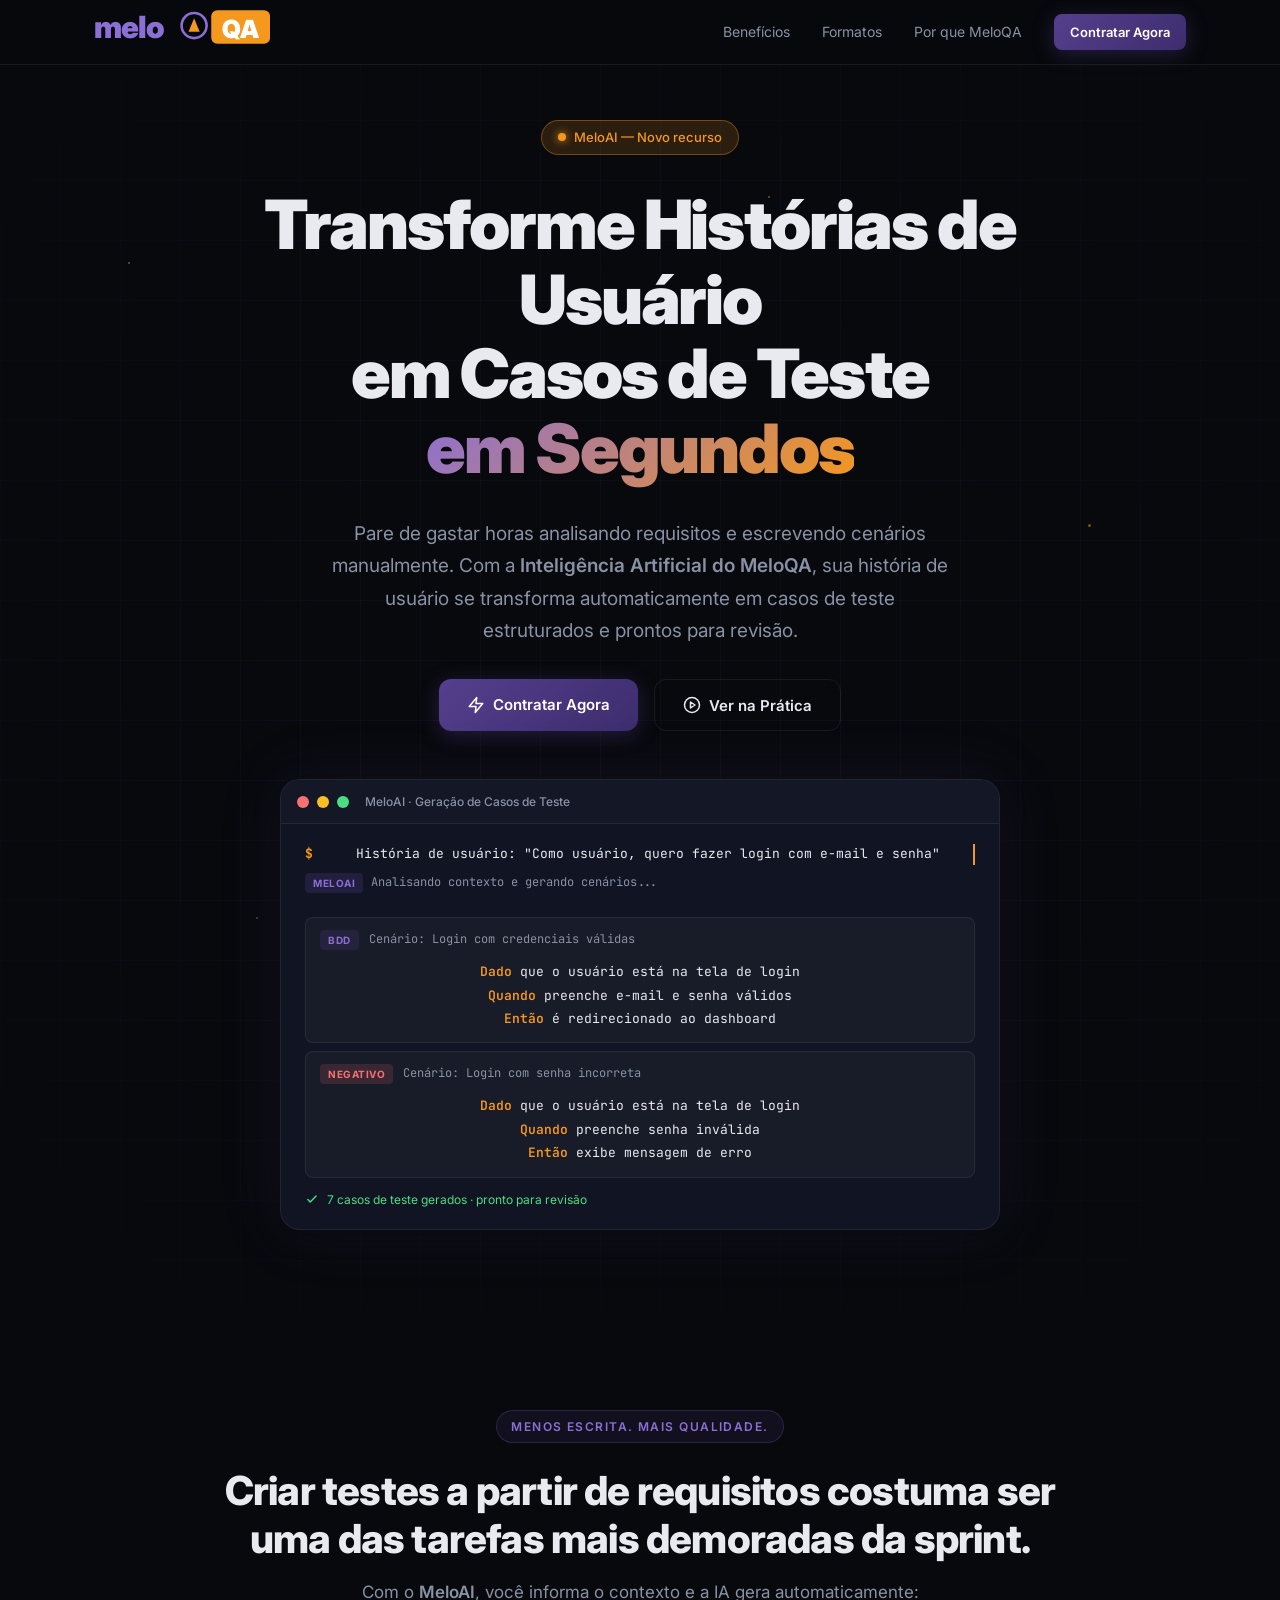
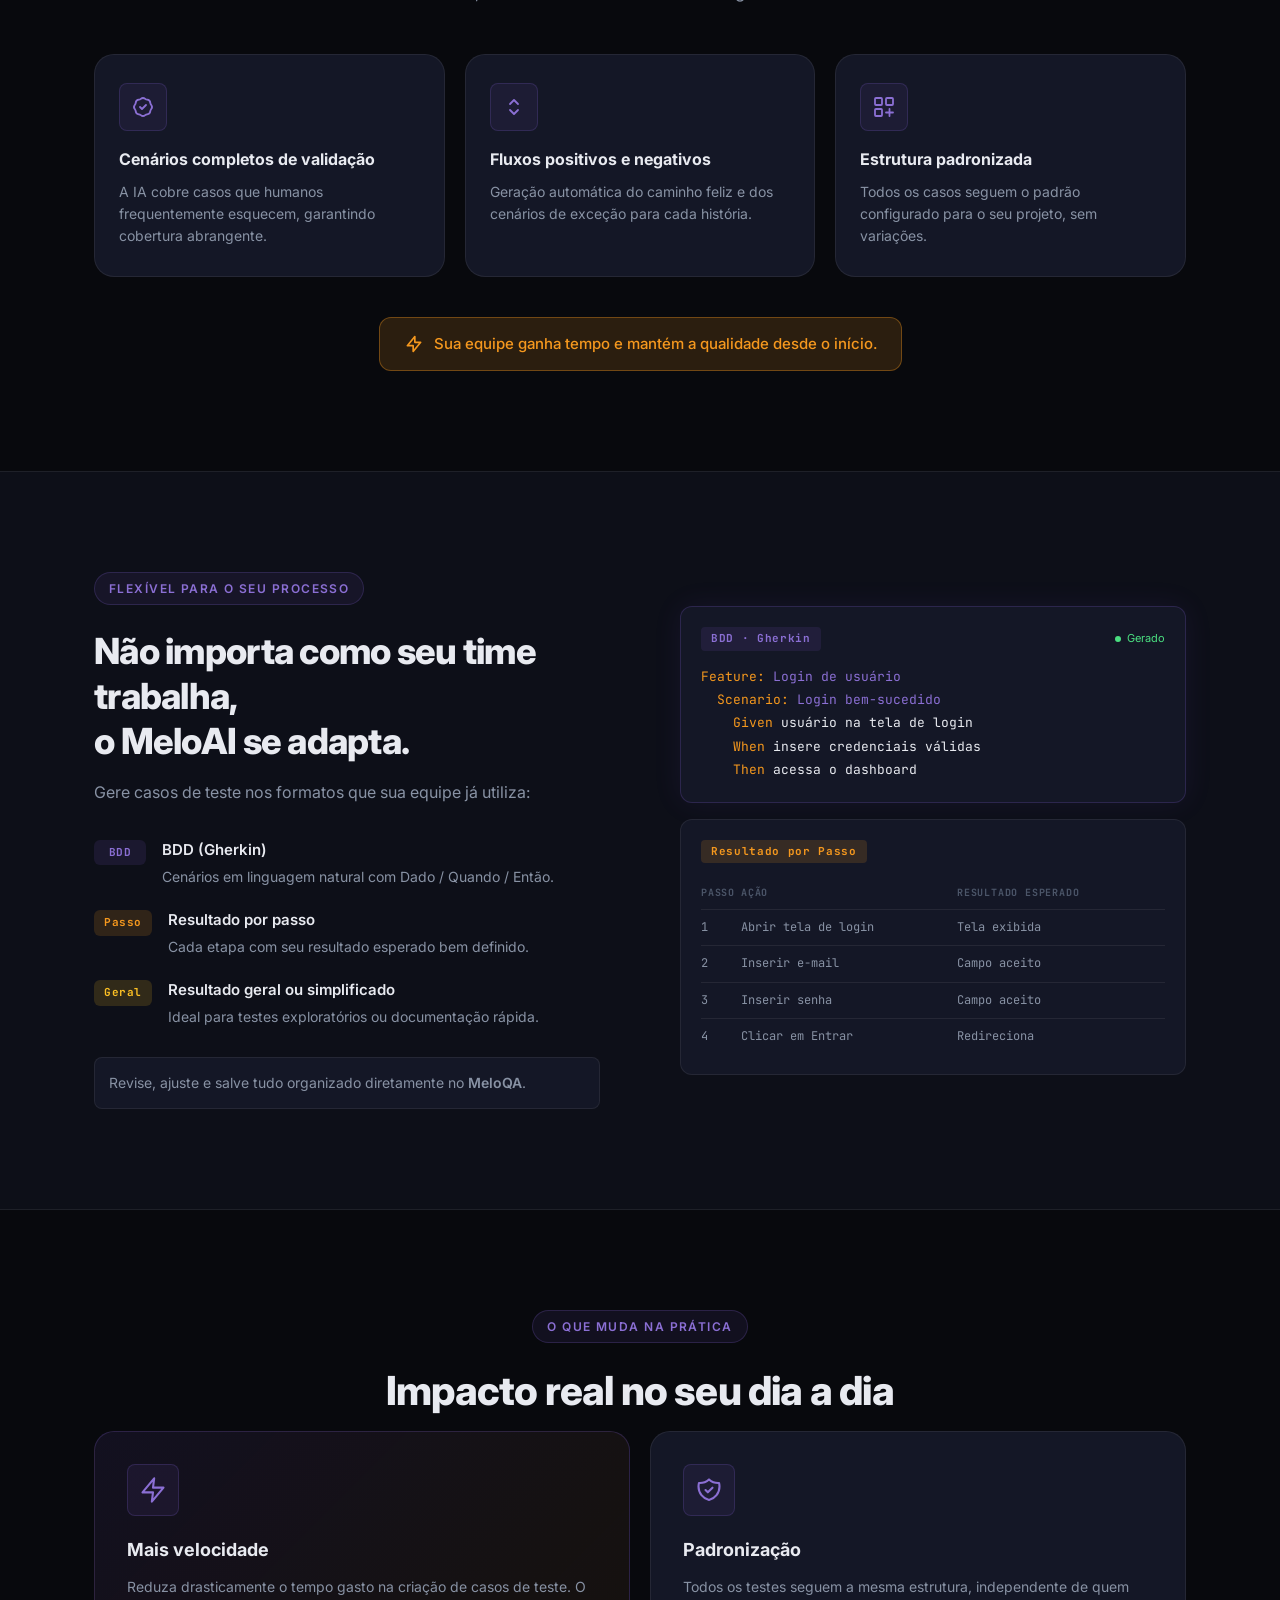
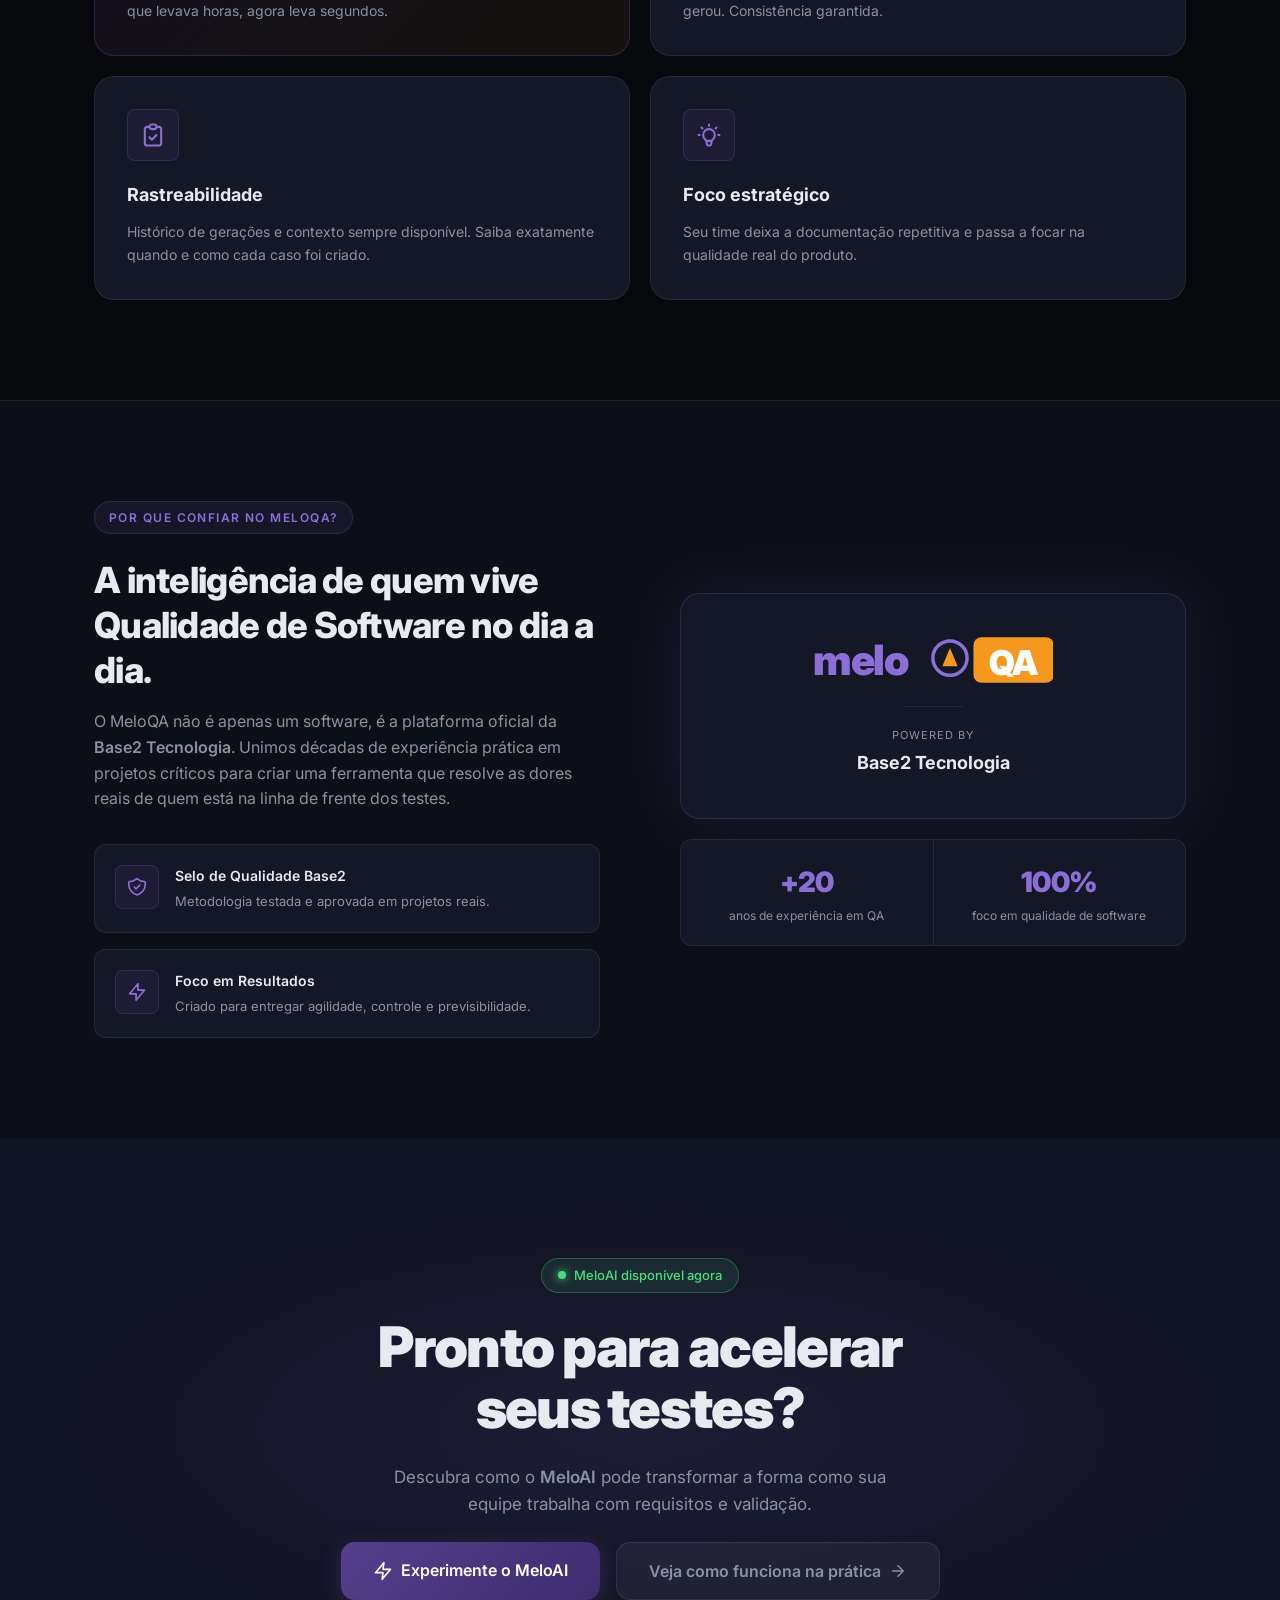
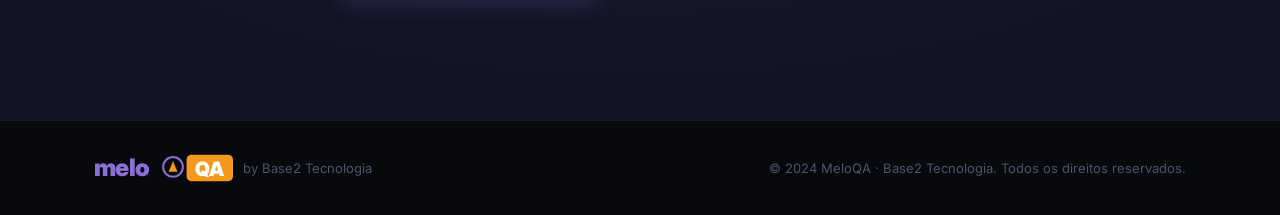
<file: index.html>
<!DOCTYPE html>
<html lang="pt-BR">
<head>
  <meta charset="UTF-8" />
  <meta name="viewport" content="width=device-width, initial-scale=1.0" />
  <title>MeloAI — Casos de Teste com IA | MeloQA</title>
  <meta name="description" content="Transforme Histórias de Usuário em Casos de Teste em Segundos com a Inteligência Artificial do MeloQA." />
  <link rel="preconnect" href="https://fonts.googleapis.com" />
  <link rel="preconnect" href="https://fonts.gstatic.com" crossorigin />
  <link href="https://fonts.googleapis.com/css2?family=Inter:wght@300;400;500;600;700;800;900&family=JetBrains+Mono:wght@400;500&display=swap" rel="stylesheet" />
  <link rel="stylesheet" href="styles.css" />
</head>
<body>

  <!-- NAV -->
  <header class="nav">
    <div class="container nav__inner">
      <a href="https://meloqa.com/" class="nav__logo" aria-label="MeloQA">
        <svg viewBox="0 0 380 82" height="38" fill="none" xmlns="http://www.w3.org/2000/svg">
          <!-- melo text -->
          <text x="0" y="64" font-family="Inter,system-ui,sans-serif" font-weight="900" font-size="66" fill="#8B6FD4" letter-spacing="-2">melo</text>
          <!-- brand icon: circle with orange mountain -->
          <circle cx="216" cy="38" r="27" stroke="#8B6FD4" stroke-width="5.5" fill="none"/>
          <path d="M204 51 L216 22 L228 51 Z" fill="#F5981E"/>
          <!-- QA orange badge -->
          <rect x="253" y="5" width="127" height="72" rx="13" fill="#F5981E"/>
          <text x="316" y="64" font-family="Inter,system-ui,sans-serif" font-weight="900" font-size="54" fill="white" text-anchor="middle" letter-spacing="-1">QA</text>
        </svg>
      </a>
      <nav class="nav__links">
        <a href="#beneficios">Benefícios</a>
        <a href="#formatos">Formatos</a>
        <a href="#por-que">Por que MeloQA</a>
        <a href="https://app.meloqa.com/auth/register?utm_medium=%23btn-register&utm_source=site" class="btn btn--sm btn--primary" target="_blank" rel="noopener">Contratar Agora</a>
      </nav>
    </div>
  </header>

  <!-- HERO -->
  <section class="hero">
    <div class="hero__grid-bg" aria-hidden="true"></div>
    <div class="hero__particles" aria-hidden="true">
      <span></span><span></span><span></span><span></span>
      <span></span><span></span><span></span><span></span>
    </div>

    <div class="container hero__inner">
      <div class="hero__badge">
        <span class="badge__dot"></span>
        <span>MeloAI — Novo recurso</span>
      </div>

      <h1 class="hero__headline">
        Transforme Histórias de Usuário<br />
        em Casos de Teste<br />
        <span class="gradient-text">em Segundos</span>
      </h1>

      <p class="hero__sub">
        Pare de gastar horas analisando requisitos e escrevendo cenários manualmente. Com a
        <strong>Inteligência Artificial do MeloQA</strong>, sua história de usuário se transforma
        automaticamente em casos de teste estruturados e prontos para revisão.
      </p>

      <div class="hero__ctas">
        <a href="https://app.meloqa.com/auth/register?utm_medium=%23btn-register&utm_source=site" class="btn btn--primary btn--lg" target="_blank" rel="noopener">
          <svg width="18" height="18" fill="none" viewBox="0 0 24 24"><path stroke="currentColor" stroke-width="2" stroke-linecap="round" stroke-linejoin="round" d="M13 2L3 14h9l-1 8 10-12h-9l1-8z"/></svg>
          Contratar Agora
        </a>
        <button class="btn btn--outline btn--lg" data-video-modal>
          <svg width="18" height="18" fill="none" viewBox="0 0 24 24"><circle cx="12" cy="12" r="10" stroke="currentColor" stroke-width="2"/><path stroke="currentColor" stroke-width="2" stroke-linecap="round" stroke-linejoin="round" d="M10 8l6 4-6 4V8z"/></svg>
          Ver na Prática
        </button>
      </div>

      <!-- TERMINAL MOCK -->
      <div class="hero__terminal" id="demo">
        <div class="terminal__bar">
          <span class="terminal__dot terminal__dot--red"></span>
          <span class="terminal__dot terminal__dot--yellow"></span>
          <span class="terminal__dot terminal__dot--green"></span>
          <span class="terminal__title">MeloAI · Geração de Casos de Teste</span>
        </div>
        <div class="terminal__body">
          <div class="terminal__line terminal__line--prompt">
            <span class="terminal__prompt">$</span>
            <span class="terminal__cmd typing-effect">História de usuário: "Como usuário, quero fazer login com e-mail e senha"</span>
          </div>
          <div class="terminal__line terminal__line--info">
            <span class="terminal__tag tag--ai">MeloAI</span>
            <span>Analisando contexto e gerando cenários...</span>
          </div>
          <div class="terminal__spacer"></div>
          <div class="terminal__block">
            <div class="terminal__line terminal__line--label">
              <span class="terminal__tag tag--bdd">BDD</span>
              <span>Cenário: Login com credenciais válidas</span>
            </div>
            <div class="terminal__code">
              <span class="code-keyword">Dado</span> que o usuário está na tela de login<br/>
              <span class="code-keyword">Quando</span> preenche e-mail e senha válidos<br/>
              <span class="code-keyword">Então</span> é redirecionado ao dashboard
            </div>
          </div>
          <div class="terminal__block">
            <div class="terminal__line terminal__line--label">
              <span class="terminal__tag tag--neg">Negativo</span>
              <span>Cenário: Login com senha incorreta</span>
            </div>
            <div class="terminal__code">
              <span class="code-keyword">Dado</span> que o usuário está na tela de login<br/>
              <span class="code-keyword">Quando</span> preenche senha inválida<br/>
              <span class="code-keyword">Então</span> exibe mensagem de erro
            </div>
          </div>
          <div class="terminal__line terminal__line--success">
            <svg width="14" height="14" fill="none" viewBox="0 0 24 24"><path stroke="#4ade80" stroke-width="2.5" stroke-linecap="round" stroke-linejoin="round" d="M5 13l4 4L19 7"/></svg>
            <span>7 casos de teste gerados · pronto para revisão</span>
          </div>
        </div>
      </div>
    </div>
  </section>

  <!-- VALUE PROP -->
  <section class="value" id="beneficios">
    <div class="container">
      <div class="section-label">Menos escrita. Mais qualidade.</div>
      <h2 class="section-title">
        Criar testes a partir de requisitos costuma ser<br />
        uma das tarefas mais demoradas da sprint.
      </h2>
      <p class="section-sub">
        Com o <strong>MeloAI</strong>, você informa o contexto e a IA gera automaticamente:
      </p>

      <div class="value__cards">
        <div class="value__card">
          <div class="card__icon">
            <svg width="24" height="24" fill="none" viewBox="0 0 24 24"><path stroke="currentColor" stroke-width="1.8" stroke-linecap="round" stroke-linejoin="round" d="M9 12l2 2 4-4M7.835 4.697a3.42 3.42 0 001.946-.806 3.42 3.42 0 014.438 0 3.42 3.42 0 001.946.806 3.42 3.42 0 013.138 3.138 3.42 3.42 0 00.806 1.946 3.42 3.42 0 010 4.438 3.42 3.42 0 00-.806 1.946 3.42 3.42 0 01-3.138 3.138 3.42 3.42 0 00-1.946.806 3.42 3.42 0 01-4.438 0 3.42 3.42 0 00-1.946-.806 3.42 3.42 0 01-3.138-3.138 3.42 3.42 0 00-.806-1.946 3.42 3.42 0 010-4.438 3.42 3.42 0 00.806-1.946 3.42 3.42 0 013.138-3.138z"/></svg>
          </div>
          <h3>Cenários completos de validação</h3>
          <p>A IA cobre casos que humanos frequentemente esquecem, garantindo cobertura abrangente.</p>
        </div>

        <div class="value__card">
          <div class="card__icon">
            <svg width="24" height="24" fill="none" viewBox="0 0 24 24"><path stroke="currentColor" stroke-width="1.8" stroke-linecap="round" stroke-linejoin="round" d="M8 9l4-4 4 4m0 6l-4 4-4-4"/></svg>
          </div>
          <h3>Fluxos positivos e negativos</h3>
          <p>Geração automática do caminho feliz e dos cenários de exceção para cada história.</p>
        </div>

        <div class="value__card">
          <div class="card__icon">
            <svg width="24" height="24" fill="none" viewBox="0 0 24 24"><rect x="3" y="3" width="7" height="7" rx="1" stroke="currentColor" stroke-width="1.8"/><rect x="14" y="3" width="7" height="7" rx="1" stroke="currentColor" stroke-width="1.8"/><rect x="3" y="14" width="7" height="7" rx="1" stroke="currentColor" stroke-width="1.8"/><path stroke="currentColor" stroke-width="1.8" stroke-linecap="round" d="M14 17.5h7M17.5 14v7"/></svg>
          </div>
          <h3>Estrutura padronizada</h3>
          <p>Todos os casos seguem o padrão configurado para o seu projeto, sem variações.</p>
        </div>
      </div>

      <div class="value__highlight">
        <svg width="20" height="20" fill="none" viewBox="0 0 24 24"><path stroke="#F5981E" stroke-width="2" stroke-linecap="round" stroke-linejoin="round" d="M13 10V3L4 14h7v7l9-11h-7z"/></svg>
        Sua equipe ganha tempo e mantém a qualidade desde o início.
      </div>
    </div>
  </section>

  <!-- FORMATS -->
  <section class="formats" id="formatos">
    <div class="container">
      <div class="formats__inner">
        <div class="formats__text">
          <div class="section-label">Flexível para o seu processo</div>
          <h2 class="section-title--left">
            Não importa como seu time trabalha,<br />
            o MeloAI se adapta.
          </h2>
          <p class="section-sub--left">
            Gere casos de teste nos formatos que sua equipe já utiliza:
          </p>

          <ul class="formats__list">
            <li class="formats__item">
              <span class="format__badge format__badge--bdd">BDD</span>
              <div>
                <strong>BDD (Gherkin)</strong>
                <p>Cenários em linguagem natural com Dado / Quando / Então.</p>
              </div>
            </li>
            <li class="formats__item">
              <span class="format__badge format__badge--step">Passo</span>
              <div>
                <strong>Resultado por passo</strong>
                <p>Cada etapa com seu resultado esperado bem definido.</p>
              </div>
            </li>
            <li class="formats__item">
              <span class="format__badge format__badge--simple">Geral</span>
              <div>
                <strong>Resultado geral ou simplificado</strong>
                <p>Ideal para testes exploratórios ou documentação rápida.</p>
              </div>
            </li>
          </ul>

          <p class="formats__note">
            Revise, ajuste e salve tudo organizado diretamente no <strong>MeloQA</strong>.
          </p>
        </div>

        <div class="formats__visual">
          <div class="format__card format__card--active">
            <div class="fcard__header">
              <span class="fcard__tag fcard__tag--bdd">BDD · Gherkin</span>
              <span class="fcard__status">
                <span class="status__dot"></span> Gerado
              </span>
            </div>
            <div class="fcard__code">
              <div class="fcode__line"><span class="fcode--kw">Feature:</span> <span class="fcode--str">Login de usuário</span></div>
              <div class="fcode__line fcode__line--indent"><span class="fcode--kw">Scenario:</span> <span class="fcode--str">Login bem-sucedido</span></div>
              <div class="fcode__line fcode__line--indent2"><span class="fcode--kw">Given</span> usuário na tela de login</div>
              <div class="fcode__line fcode__line--indent2"><span class="fcode--kw">When</span> insere credenciais válidas</div>
              <div class="fcode__line fcode__line--indent2"><span class="fcode--kw">Then</span> acessa o dashboard</div>
            </div>
          </div>

          <div class="format__card">
            <div class="fcard__header">
              <span class="fcard__tag fcard__tag--step">Resultado por Passo</span>
            </div>
            <div class="fcard__table">
              <div class="ftable__row ftable__row--head">
                <span>Passo</span><span>Ação</span><span>Resultado Esperado</span>
              </div>
              <div class="ftable__row">
                <span>1</span><span>Abrir tela de login</span><span>Tela exibida</span>
              </div>
              <div class="ftable__row">
                <span>2</span><span>Inserir e-mail</span><span>Campo aceito</span>
              </div>
              <div class="ftable__row">
                <span>3</span><span>Inserir senha</span><span>Campo aceito</span>
              </div>
              <div class="ftable__row">
                <span>4</span><span>Clicar em Entrar</span><span>Redireciona</span>
              </div>
            </div>
          </div>
        </div>
      </div>
    </div>
  </section>

  <!-- BENEFITS GRID -->
  <section class="benefits">
    <div class="container">
      <div class="section-label">O que muda na prática</div>
      <h2 class="section-title">Impacto real no seu dia a dia</h2>

      <div class="benefits__grid">
        <div class="benefit__card benefit__card--highlight">
          <div class="benefit__icon">
            <svg width="28" height="28" fill="none" viewBox="0 0 24 24"><path stroke="currentColor" stroke-width="1.8" stroke-linecap="round" stroke-linejoin="round" d="M13 2L3 14h9l-1 8 10-12h-9l1-8z"/></svg>
          </div>
          <h3>Mais velocidade</h3>
          <p>Reduza drasticamente o tempo gasto na criação de casos de teste. O que levava horas, agora leva segundos.</p>
        </div>

        <div class="benefit__card">
          <div class="benefit__icon">
            <svg width="28" height="28" fill="none" viewBox="0 0 24 24"><path stroke="currentColor" stroke-width="1.8" stroke-linecap="round" stroke-linejoin="round" d="M9 12l2 2 4-4m5.618-4.016A11.955 11.955 0 0112 2.944a11.955 11.955 0 01-8.618 3.04A12.02 12.02 0 003 9c0 5.591 3.824 10.29 9 11.622 5.176-1.332 9-6.03 9-11.622 0-1.042-.133-2.052-.382-3.016z"/></svg>
          </div>
          <h3>Padronização</h3>
          <p>Todos os testes seguem a mesma estrutura, independente de quem gerou. Consistência garantida.</p>
        </div>

        <div class="benefit__card">
          <div class="benefit__icon">
            <svg width="28" height="28" fill="none" viewBox="0 0 24 24"><path stroke="currentColor" stroke-width="1.8" stroke-linecap="round" stroke-linejoin="round" d="M9 5H7a2 2 0 00-2 2v12a2 2 0 002 2h10a2 2 0 002-2V7a2 2 0 00-2-2h-2M9 5a2 2 0 002 2h2a2 2 0 002-2M9 5a2 2 0 012-2h2a2 2 0 012 2m-6 9l2 2 4-4"/></svg>
          </div>
          <h3>Rastreabilidade</h3>
          <p>Histórico de gerações e contexto sempre disponível. Saiba exatamente quando e como cada caso foi criado.</p>
        </div>

        <div class="benefit__card">
          <div class="benefit__icon">
            <svg width="28" height="28" fill="none" viewBox="0 0 24 24"><path stroke="currentColor" stroke-width="1.8" stroke-linecap="round" stroke-linejoin="round" d="M9.663 17h4.673M12 3v1m6.364 1.636l-.707.707M21 12h-1M4 12H3m3.343-5.657l-.707-.707m2.828 9.9a5 5 0 117.072 0l-.548.547A3.374 3.374 0 0014 18.469V19a2 2 0 11-4 0v-.531c0-.895-.356-1.754-.988-2.386l-.548-.547z"/></svg>
          </div>
          <h3>Foco estratégico</h3>
          <p>Seu time deixa a documentação repetitiva e passa a focar na qualidade real do produto.</p>
        </div>
      </div>
    </div>
  </section>

  <!-- TRUST / WHY MELOQA -->
  <section class="trust" id="por-que">
    <div class="container">
      <div class="trust__inner">
        <div class="trust__content">
          <div class="section-label">Por que confiar no MeloQA?</div>
          <h2 class="section-title--left">
            A inteligência de quem vive Qualidade de Software no dia a dia.
          </h2>
          <p class="section-sub--left">
            O MeloQA não é apenas um software, é a plataforma oficial da
            <strong>Base2 Tecnologia</strong>. Unimos décadas de experiência prática em projetos
            críticos para criar uma ferramenta que resolve as dores reais de quem está na linha
            de frente dos testes.
          </p>

          <div class="trust__badges">
            <div class="trust__badge">
              <div class="tbadge__icon">
                <svg width="22" height="22" fill="none" viewBox="0 0 24 24"><path stroke="currentColor" stroke-width="1.8" stroke-linecap="round" stroke-linejoin="round" d="M9 12l2 2 4-4m5.618-4.016A11.955 11.955 0 0112 2.944a11.955 11.955 0 01-8.618 3.04A12.02 12.02 0 003 9c0 5.591 3.824 10.29 9 11.622 5.176-1.332 9-6.03 9-11.622 0-1.042-.133-2.052-.382-3.016z"/></svg>
              </div>
              <div>
                <strong>Selo de Qualidade Base2</strong>
                <p>Metodologia testada e aprovada em projetos reais.</p>
              </div>
            </div>

            <div class="trust__badge">
              <div class="tbadge__icon">
                <svg width="22" height="22" fill="none" viewBox="0 0 24 24"><path stroke="currentColor" stroke-width="1.8" stroke-linecap="round" stroke-linejoin="round" d="M13 10V3L4 14h7v7l9-11h-7z"/></svg>
              </div>
              <div>
                <strong>Foco em Resultados</strong>
                <p>Criado para entregar agilidade, controle e previsibilidade.</p>
              </div>
            </div>
          </div>
        </div>

        <div class="trust__visual">
          <div class="trust__logo-card">
            <div class="tlogo__meloqa">
              <svg viewBox="0 0 380 82" height="52" fill="none" xmlns="http://www.w3.org/2000/svg" aria-label="MeloQA">
                <text x="0" y="64" font-family="Inter,system-ui,sans-serif" font-weight="900" font-size="66" fill="#8B6FD4" letter-spacing="-2">melo</text>
                <circle cx="216" cy="38" r="27" stroke="#8B6FD4" stroke-width="5.5" fill="none"/>
                <path d="M204 51 L216 22 L228 51 Z" fill="#F5981E"/>
                <rect x="253" y="5" width="127" height="72" rx="13" fill="#F5981E"/>
                <text x="316" y="64" font-family="Inter,system-ui,sans-serif" font-weight="900" font-size="54" fill="white" text-anchor="middle" letter-spacing="-1">QA</text>
              </svg>
            </div>
            <div class="tlogo__separator"></div>
            <div class="tlogo__base2">
              <span class="tlogo__powered">powered by</span>
              <span class="tlogo__b2">Base2 Tecnologia</span>
            </div>
          </div>

          <div class="trust__stats">
            <div class="tstat">
              <span class="tstat__number">+20</span>
              <span class="tstat__label">anos de experiência em QA</span>
            </div>
            <div class="tstat__divider"></div>
            <div class="tstat">
              <span class="tstat__number">100%</span>
              <span class="tstat__label">foco em qualidade de software</span>
            </div>
          </div>
        </div>
      </div>
    </div>
  </section>

  <!-- FINAL CTA -->
  <section class="cta-section" id="cta">
    <div class="cta__bg" aria-hidden="true"></div>
    <div class="container cta__inner">
      <div class="cta__badge">
        <span class="badge__dot badge__dot--green"></span>
        <span>MeloAI disponível agora</span>
      </div>
      <h2 class="cta__title">
        Pronto para acelerar<br />seus testes?
      </h2>
      <p class="cta__sub">
        Descubra como o <strong>MeloAI</strong> pode transformar a forma como sua equipe
        trabalha com requisitos e validação.
      </p>
      <div class="cta__actions">
        <a href="https://app.meloqa.com/auth/register?utm_medium=%23btn-register&utm_source=site" class="btn btn--primary btn--xl" target="_blank" rel="noopener">
          <svg width="20" height="20" fill="none" viewBox="0 0 24 24"><path stroke="currentColor" stroke-width="2" stroke-linecap="round" stroke-linejoin="round" d="M13 2L3 14h9l-1 8 10-12h-9l1-8z"/></svg>
          Experimente o MeloAI
        </a>
        <button class="btn btn--ghost btn--xl" data-video-modal>
          Veja como funciona na prática
          <svg width="18" height="18" fill="none" viewBox="0 0 24 24"><path stroke="currentColor" stroke-width="2" stroke-linecap="round" stroke-linejoin="round" d="M5 12h14M12 5l7 7-7 7"/></svg>
        </button>
      </div>
    </div>
  </section>

  <!-- FOOTER -->
  <footer class="footer">
    <div class="container footer__inner">
      <div class="footer__brand">
        <svg viewBox="0 0 380 82" height="30" fill="none" xmlns="http://www.w3.org/2000/svg" aria-label="MeloQA">
          <text x="0" y="64" font-family="Inter,system-ui,sans-serif" font-weight="900" font-size="66" fill="#8B6FD4" letter-spacing="-2">melo</text>
          <circle cx="216" cy="38" r="27" stroke="#8B6FD4" stroke-width="5.5" fill="none"/>
          <path d="M204 51 L216 22 L228 51 Z" fill="#F5981E"/>
          <rect x="253" y="5" width="127" height="72" rx="13" fill="#F5981E"/>
          <text x="316" y="64" font-family="Inter,system-ui,sans-serif" font-weight="900" font-size="54" fill="white" text-anchor="middle" letter-spacing="-1">QA</text>
        </svg>
        <span class="footer__tagline">by Base2 Tecnologia</span>
      </div>
      <p class="footer__copy">
        &copy; 2024 MeloQA · Base2 Tecnologia. Todos os direitos reservados.
      </p>
    </div>
  </footer>

  <!-- VIDEO MODAL -->
  <div class="video-modal" id="videoModal" role="dialog" aria-modal="true" aria-label="Ver na Prática" hidden>
    <div class="video-modal__backdrop" data-modal-close></div>
    <div class="video-modal__box">
      <button class="video-modal__close" data-modal-close aria-label="Fechar">
        <svg width="20" height="20" fill="none" viewBox="0 0 24 24"><path stroke="currentColor" stroke-width="2.5" stroke-linecap="round" d="M18 6L6 18M6 6l12 12"/></svg>
      </button>
      <div class="video-modal__frame-wrap">
        <iframe
          id="videoFrame"
          src=""
          allow="autoplay"
          allowfullscreen
          class="video-modal__iframe"
          title="MeloAI — Ver na Prática"
        ></iframe>
      </div>
    </div>
  </div>

  <script src="scripts.js"></script>
</body>
</html>
</file>
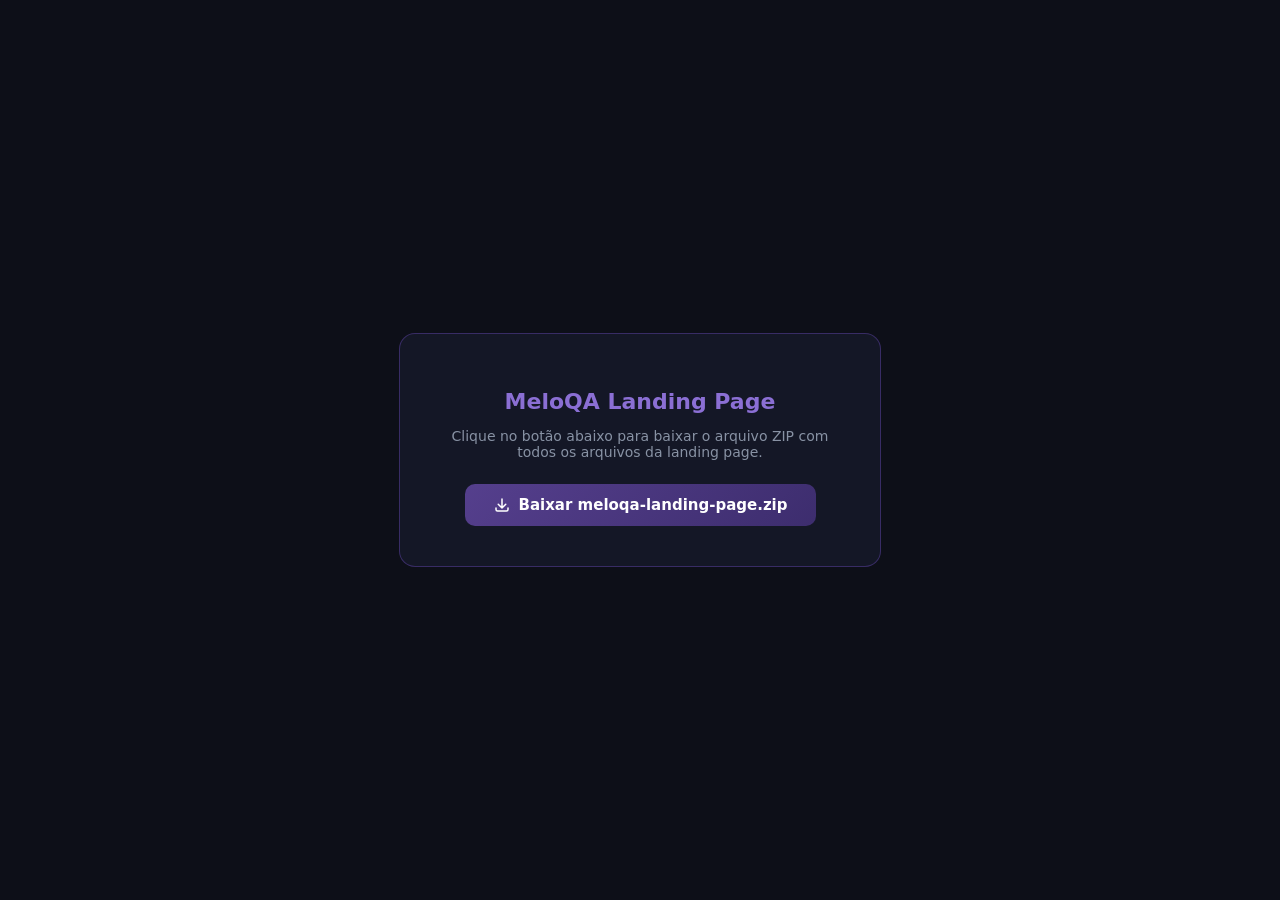
<file: download.html>
<!DOCTYPE html>
<html lang="pt-BR">
<head>
  <meta charset="UTF-8"/>
  <title>Download — MeloQA Landing Page</title>
  <style>
    body { font-family: system-ui, sans-serif; background: #0d0f18; color: #e8eaf0; display: flex; align-items: center; justify-content: center; min-height: 100vh; margin: 0; }
    .box { text-align: center; padding: 40px; background: #141726; border: 1px solid rgba(139,92,246,0.3); border-radius: 16px; max-width: 400px; }
    h1 { font-size: 22px; margin-bottom: 8px; color: #8B6FD4; }
    p { color: #8892a4; font-size: 14px; margin-bottom: 24px; }
    a { display: inline-flex; align-items: center; gap: 8px; background: linear-gradient(135deg,#553F8D,#3d2d6e); color: #fff; padding: 12px 28px; border-radius: 10px; text-decoration: none; font-weight: 600; font-size: 15px; }
    a:hover { background: linear-gradient(135deg,#8B6FD4,#553F8D); }
  </style>
</head>
<body>
  <div class="box">
    <h1>MeloQA Landing Page</h1>
    <p>Clique no botão abaixo para baixar o arquivo ZIP com todos os arquivos da landing page.</p>
    <a id="dl" href="#">
      <svg width="18" height="18" fill="none" viewBox="0 0 24 24"><path stroke="currentColor" stroke-width="2" stroke-linecap="round" stroke-linejoin="round" d="M4 16v2a2 2 0 002 2h12a2 2 0 002-2v-2M7 11l5 5 5-5M12 4v12"/></svg>
      Baixar meloqa-landing-page.zip
    </a>
  </div>
  <script>
    const b64 = "UEsDBBQAAAAIAEyYgVxK/wgknhQAANNXAAAKABwAaW5kZXguaHRtbFVUCQADwGvNacBrzWl1eAsAAQQAAAAABAAAAADtXNty3EhyfZ+vqMV4J+xYAt1A37Uix5REjWiLoobiaGP9wqgGqrtLAlAQCmiSCj/4I/wDCj84ZiPmybGx78s/8Zc4swpoXBroi0SG5R2PhiQudcnKyso8mVmox795dv708o+vT8giCfyjbx7jH+LTcH5oRIn55MLAZ4x6R98Q8jhgCSXugsaSJYfGT5fPzbFBOsWrkAbs0Fhydh2JODGIK8KEhVD0mnvJ4tBjS+4yU90cEB7yhFPflC712aFtdfOmEp747OiM+eL4lPz3v/07eUqlkMRj5JLJhEGrATk9Jv9KsMiPx487ukKNCo9JN+ZRwkVYIuQypqGciThg5AWXyd1/xZyqpn+S6d2nmAvCgnp/8OQNm6ehBw+xb0pOoTWfz+/+FLqckuM44TMOVz7xREaUlQ/G5+F7EjMf2BkzICNkLjBmEbPZobFIkkg+6nRmQJ205kLMfUYjLi3o5TPqy4Qm3NWV3VhIKWI+52G5oe39dlwpne9nNOD+7SGOM350PV8k/9jrdn/fh58B/AzhZwQ/Y/iZdLvfZaX/iSVPYspD+bszEQpdLavyncdl5NPbQ3lNI0OPRya3PpMLxpL1sZbfaZr1EwuoU6Ufd7RQPp4K7/[base64]/VM+zXILeHxrAPPcHIzWzeDDXNB/IWhD0wU34gYY2YksV8lhW8zmiEyc6eSP4R1thwmNP87fjJ8PkzaNhnCTRmyoi6HJWI6RhHSBesUiBijeQprEePcJiIR8Tlseszcs2TBRHwfM5IIFI1Q/UBZUVdGJNjAxHurWZgDPcjg8gkFu9ZiSr9QGueQ2NgDSq87lTajij078EcOt0+GdjkJfRAHAf+OmO8/5fVmJ8PJmP7pFYdR/XjcT6AKfXgd416WMhqOpxBT00IUJNRZiP1uUSMQDpiKGb3NveYz24POXGv8zvo5z1fL3gCQoldmTR0FwI4HXDP81nDlNvGkVLLlQl/jDK7WlsdurqEJVRdTaAFZHnp5Ovw2ykLGSpaAa+f4PXdL3hTaqxcGrU8TbDs8+yqpSDYKvNDyoyj1yImcLGyK02lc2VAo8gqKQSaJotOzOZgU1j8fZoEVwHzeBoc/tbpTZPQzF99h6+kSGOXHUrF0mzoUIhgQVMG+m8U84DGt8BzGs/R3F5NwSy/z5RnKETElLZ6CtMVUyhEjucgdGXOdoCfmdLrgNZTarGj9WKhMl+cXJznOlOCYIK9zGlasFg0aE18fHU1j7lnTueZ3luALLDw0EhiZOSqu6aKEQV7CatXNlbNaQdpCqEd/We3my+tmlG9wUroAdTMxNoA1Zqv6H7oYjXP+PLqyhOJUaM7p7wEfF6JpYD5dtNYitogS7SisbOrJOAkwzoqU7EV+TyexqSkWNZwUO19ZVTzmHocAJaJa944KiGmOtkLu6A6qhIt02mJ3tc0Ztj3nEoUbtA4QC4Nqc9BfXnIlg8phyUEFAJEA6zHlgyfuyxUw5EkoGFK/QDIYhZ5isCtRDwYhHB+tB3IAf266AGRKSiBnHVIWppjRslIkrO36AR0gggQklFFA3LUzTmaaGQJbadJCsxTo4igIxwPrBAK41tyefcfwlqxLio4tyZzbkIbdeaDq6tMTekbf75VXZUNF2Ki3PCNC7tn15BQBTY5ffgflo6y0rmdhwUSA4ufCl/EdWPvrB7ggnBpdGjEgCq8yuN3goer52j77R5xXvaI3V9MfNMmY2J3TdtZmBPfNscfwQBXzBn+V9PDJbtXNiPTNEkKBbviokgTJKPgogctmUvuMWEGwqP+vfGthJxsRwMn/Avm3O4aOzK08/DsB2zsD0nfhJ+3zfx+q1A7eR3ffcIlVuK35nGLpkSTd3lycXb66vglOTt/+s8lcLa+rGAJBBx0jkG4hy5lIMqLrFQ8L4javy7lJT1ZFAMDQCp3Jiw6b90m7NPALfN9cf1lbcxjxsI9mlC+t5Ebrb/+hfzAYnr3n6C4UM3VLEjd3hUwYQM/wcGrMrSxmFo+1VtUTiKIkkrt1oHkZf9ufeitddzAI8ltBKjXZLMZeuZHL5oMxCNigP0Rq/sDhJmxIDP6EaQY3EfwcDCywMyAch8sgWThghoNk1Dl2F7M4OFM7MaKhM5Bjc9Nk/J8ZluZcnRcmGQVZblJBAxgzmJascaWZX32cNCzQNuxY/GpL9z39ZHuziflwteqb2fV1IPF++TZsyZG5ax6mjHjEXm5mnLALYB+AXNwSZZ3n3zuUdnI7PrY28bkCo9tph5LmO/[base64]/r5I+ds+eP/j7hpKw4jYZ+C0AbF7fp/0X9oTMmpCablojuquDxoI9HoAMWi3p+r1bLUVldtyvKGIdGTRjCLU8fb45U8n5PXF+euWgMeS+inTWK8ca2qPCDRGAbJG89V+xkL07jAbkVCLnKGm/wCOKYimx6zqOBZOvZEMX63G/[base64]/Xa6hCqtqtSpdoruoFjdby5vtfZhtZJnNozBbR607MRs7weJm40jMppG0Fi910ei7rluIRW9lvVWSMfJZotXlUmkK5VHBauxVUxVHx7h0XDGNWaZg0c4uYJmjzpmhTsB1lMWfJNy5LDggc1C1YcI1Zp+yGENQhE5VygKjZWq91Yj9ta2uMZn4sLAI/Au6ZOjjpQn/dp7P5356g8E8AUoZgBsG+MIMxMmGmSz8ZqUEdVQD45CgC3m4AGeR+fwjNKLS0CtZQURy4zJdU5lQF1R5Eaf8vzCXeT5MZ8N6q2xYOReWpcJ2C1HhnHeKdhEmPUjDmmBs/p4avhepVgG0PrFH1mAxOsM/xO4vG+FZo+Ce5FFpkCcPrDf/CBLVILGXAkURpVFpHsnmKUMIgLVQGkFKZnyuottaMjFQniLcewfK7QBuAtBuIKMgvH9mslFSm8S2QWgXwHMf+V5Pueci2S2JZHdv0JylXe8rsmx33/Ze9jG4PFqO/Ilp2wtz1GAo3qSUIKqLMAuCPg1o8ggBE6j35O5n3ImyApKgCKSHLhYPVVbU+maNj5ug8fPzi7PjyzctuFinUqVGxkVedU9cnLVST6C1FNKZpBY9VIPYz312c/fLkvk1OUNXSjTIeDPKBv+czerRwlcoyTzA/UwUDbNuO+GBSvlMqb+gBzWQjf/p9NHxKaaGYPVEgPwry66A1XoxNUDrRnLASrC6K6VMfTYpyv7LQm7egZedJhwsB31UISAqWQG4T/21CfDBhNS1vM/XJxOEcnNQQBfN8qKkcrc1brYWmdCta6cCqpG//2HB4vc8/IeVq7FePCphK9A5sCznqXLnQ4pqzleBEgxWkA7RMQW40HGAqlLKmbceL+n4/MFZBXMdGUevqawng3fj1gWTqZ8oZSxiWCi6mQ08QxzBEhrRLJCUgo+ZN8FkpBx4MlVRkRkPufd1MYsjhjYUrPK/jF3omfpEpES1iRliHddqZ92px2imizJPnd1EYMWpwmRoNFOAcW6KuDwDffHdpwgU+Wey8HEn9asLOlpjaCiSevTuAqMt7IDQd6lKRxNJ/SWolRRGLWKwOWj6BcGQapIlscOqi19KkFt1/VKjf7O6B0LAlLUq/Hx2EYCS8o1pUtCYy/rIKnU1atUbX7aIlC6KodfislBSKr+l9c2GOGytMdyWmdYjemuFdanqxhCVS/PEmjjsHcLNKGmO31bKQQkdijSOamPBIKn5/hqMLUOtyR7lRDaVA5EwjnQQupQGy3ferBPbSgYpXWMKywMhbCftDfhFFAPgO9IGygsjrszj3n0R57RT9wOIaS43RSR8LQb+cAT8YVH0z0OpoERj+unBKLgsUUARnSFYW6VoGhVdc3B9BzXxoBpB2+KqSW21zLutzoRO/S3LUxW5uorFNSldmyYOpE3BVABDlrLNokmlR8VITjLL3qLgtspGQVcrRXaVmmnM4/oaKL2/xDeYh8FczsMR5VQ6PcXlAWTpNGXl1VOKThhIL08ekkm9RnpUbut/g5x+tVMfQFCMYPoEdz3FNVla5WB3JmhbEu1z0j1PTl6dPD8Fp/aHi9NnLZ6tTvMkX5zkOVeOV5B6+PkJuJ46fLdjcuc0iADE4JZGQI2h9jA9TsG9h9/aV2ygICddb8VtcaezQhlwqtyB2miImrRU3xbyK21Dc+51+97nhm/338DXGAtT2bolAF1XRVkaomAg7elHmKmYymKrp8hCNbh5VZl4V4e59K6oqv9uES08PlvSJdUbXQGS4yZC9UwF1nAr7e6h3Mo8/w1ObjnzFQysoT02+1bXHh7btjUZDEj2B1MxNhSzJv0+XX9ljrEm6Vnd/rHtWF2H6N+Y2umRidslA2swsaHAGEZmdy1nQibYwNBx4JU9wuRPr+eQiTm0sIaZvcPsU7fvmJbd65nQ5AAue2PH7CGNu8ve6zz62pb8WQVgMyczi8BSEjAZ0GJ3MX5r57GIKXSmNlV/wHLg14oUd0aHErMFeg90lhqqe6K/bmkbvBhRFDeVJISLpe2s7uHvwu4Wt6bztlzYBJ3jYBOVCk65fPmtjRWc4o44gTkkk1zYd5adC1A8YE6m3G/TW/lGRVeppLnOPv0ZQxVFal6CEsNd+FxGIlQBVou8oXyKeIzmEYEPOmLGdHRUZZ9QwYGXzpXaq8eFftWiZA2HYJRGi741HPXOYH57SzsYWr0hKBhr2Bv6pjXqjvDnzLEJGiz7DF45L3pBz+r1eyZou8FIl1K/Age005hMrAkdENRrtj2yuiMQHyg06I/hZ3QMVUd9on+rHD80Obb6w8lbe5LJmm2b8G4JdXq2i5nwyQCU1gBV3GjQN63JeAyqrDce6mbxV1PKoi0XKly15wsjYD/PYdoaBPJNHlf3GL9R4KcWIQMNlmAqleKnEhR9RwpChjg0LCdCFIpClywWXpo0C9/azSYceXnx05tL0iF/ePFHcnby8vzH4xYwCepWJjpJsvqmbE9YqZrYnCHJimSfNO+aIsm/bVNJOWRZ/oHL91+WHzkG21L+hiY3Lku+ZBhMX2WnyBsxS67xo55QFOj2frIi59lYSIiCcvczoWDsqCRpQGTW64F6TCIf9Fa2BSn/1IfWFEiWXKCSOeSSuaFAn5QWcU7yU8gDBHB3P7t62xTm4MFr5hkPcviP/lGW7ZSVPtz47hcokH/q46o9Xbg3a8biWKlVqiYrZlJgQBb7EHCDsq02bGkerzZRgq5ZVEcBRWaxtvYrfLAWoG2RnEzAVCB9bSdiS7mNcYsk++itQV1rjpdUdumLaLz+ClT23xrW1NPfEhJoz4e8wY/[base64]/Fu+E9HLQTJc/olo+l6rscIUzciWj2J0yUhcM/WRZHZBprc7pGHzbqCPBky3PVmzOeOU6QtM327ESlhgyyCxyNVVmAZTxP6/c7q7DE5XykC+2vVbR6OgvlWWfu/vfnTT8IR7jV/ffekI7W73t3sPcZZZpPLGtxXI32c+G2933S2nvh5+etnmCLoJNbNH2h2EB02uYEJBLvc6QqM4i0JVbj+KQre920kUpLhs/QC4cjZFKSCkA9WNh1NkN4U3qWiqf9DyuvT1D3WZzzCdpDbUSZbmrsv3q5abvkdR7VY/RnnGpJtO42zLXutnKSQSXvnshliFFNA71Fv9VhvpVg3nm/7UnqjKGRSljfqVMxta5oYq8fgKDm248T/30IYv21X7NRzacKIUZZ6z0cJR0gw7nNwwXwiZFIzcdG7DW/Yuk6tZGqr0aDlX2MLjr+1gjAEGJe0+hi4H/oiMzFHTh38thzBs1avn55cnF7lSnQmRFCe46buNh7jpIpu0Yl5CHTu23/Fs3fsG618nTP+aj1b7/3PTaiY8F+eEzvWevekt2Yxxq6Y5qjfkiqh82MZ3eP974nRBuWQR1r/+Za0Hi6wSkbjxg+twDvBpiQGDNVtYUgC629IHuqfPTs7J2fkzQFeZEih/61GoVY2q1IMzfY9hhUPD4xRIypaeKpnhqcpirB0dA5KjoNe6ain1iGDKfe/FIsqUvHpqur6QrA2sVauLm0IlVY1JpZxqcb2PygCeMzyE9UG+ddloMTZ8Ja7s75gMXw6JPT4bkqFvY4yzbhrWDEMbu2YYBzevYxqVh8nV49IiXonBc3xhlN7I2D00yg8oHo5zaODXdXgU6dqrWer7eIwYC0tvmkjTRJTrK0yrlXx2cltdxFaFgR26/mbTmLucj/Uhtno0+lpa76TC5+oOj0LVZ6ACNlZH+P4PUEsDBBQAAAAIAFaYgVyB6+kY1xIAAIRbAAAKABwAc3R5bGVzLmNzc1VUCQAD1GvNadRrzWl1eAsAAQQAAAAABAAAAADVHGtv48bx+/0KAofrWYHo8G1aRov4cnbi4u4c+JwAQVEYlLiS2KNIlaT8yCH/vbMvcne5fMhWUiSpG5vcnZ2dnffM8ttvjL93//PKMIybi88Xt8bfjHfnny9e9Yw1vvn21TdT45vZbI6WeYHIr9GyQoXxFeDM80ezTH5LstUMfi9iVJjw6AzebKJilWQzw8J/bKM4JmPgr99fvZoVeV6R+aY5h6evrdA6teIz9sB08KPYWtph/ciFR7Zte45DH5W7YhktEH7q2SdOID0lAOzIRq7FABDUZkaxmkdHju9P+Y91bJ1MxDHmKs0f2MDQnxqBOzVghalhHbshjCRDt7tim+K1fd+9DN+fCQ/NNFmtK3gVvgsu33vSqzjZ6CHbHsMhL6JshQFf+qehfSE+FGY7Hky3fWdquBaZ7rPpi6cIKP7acWIXoeaRMNX1poZjw6KOG5KpbOaqQAhP9aIYhYxoTygltHi9nM+XDttKgWL8JDyxT2xGjQo94g2jEEVLNhU/Mje7igwOw1Mn8oQX5W5eEfJ5c98PQgZmmWcA5u1VBrz1dmqY0RbTrHwqK7SZGmWUlWaJimRJAW3yLIfR/0TVuyJKstL4CA9g2tvLpIiM7/[base64]/B7ajwLLwy2SD34ioWNabMyNOym0aAQ3nab74Qmj87aDevP31p+sfbs5/+vFX4+fbqw+fh3Tn8QpzEwKk8F6ozhTOCB9ABEqHDTqyXT9Gqyk7J1GlTPhDqg4mE/[base64]/wD/[base64]/PMklgjF67sRMHSHQuXi+XyzMeFBDnp/Z7unwl6v5ICM3W2AM5hKVkuE7aOBEadeHkU3daMDLk1zSq0K9Hpk3UWk3FfFdhzFroKvZV73712xaBNGwVkTT0bPstXv/bAdNXb3G1zsu256ILpXy9qykotdE7Jot2sIJmabvTyR2lCT+d//Lu/GZQEWbRPUFmm3NFs0weEYlbq3zLYl2sq9mvBdVp5PffzCSL0SPxDFTqUy6cnk5tF/YS+vXxxEW+xW5bhWk2T3fFkc3Nquj69Qyrg3JmQLvpTrZ3d5dk3Hev1f2Anv/PrqyS5ZOJPX+EYziiPSGIqR4QDR64pQ9q54cslearXLWMjs4rDPVeoWT1MTBzg1KA2Mf3WI2Sof+N1IHMsaYqkiKYZF/KvWhBbB41ywqUaJbl1RFm7knLG/BGeAOCdSPjiH3rW4ULj04qxsU6P17cXA/KBIRguSIUBQJdmdwTe7oBd6V29Czrfn22BzUbo0YMiGWEzPPiMWoToWI6YFTu7lZFEkPUq+AUzYHtgZp4dpKViIulEPiA9VmhGd54y9hwMwFWAhsJ4LtwgmVpKup5/GAy1c4/tYitGg9GQY3yCck4BLXzWX5hKBt4mShtlkMpxHAlAnK9IT9RZfjwH/iZgnoAsGD83iiLQkg8EckIz6tkkaJyJCGZJ2aiewBXcodKBw+WzHqAMkeW6QHOO+xPxaWBHektGZdlzFsZUIlp6zQHUgTULQR9jO0qbGKZZAldO8eqpXrCAaffjfwsq9bmYp2k8ZE9MXCaAit/B+cUqPK38a/1uuBnEma3SqJ9BiA6DUSvgRj6Oog2QKTkwn4oI5XLnMWBddxmnZNmHUeLOSiabm9BUKwDS3rNkrZfLxnoiXXsjyKX38AMm22caGHaBOYBNhI0i/rNRjztGbn1GXnNGXnjzuikWcdtNufqz2gkwcIG5mkD0+84hHAcwV599wU9LYtoA+tRIcPyjXUM1it4Pa0zbU2MchGlCMToTJY9gGkQndU11cQWoZ5+7IsAbDy9Ed7Go9GbqMYz09om/F9wiQsa0xPru9tkPVZLn0BQPAOK2jyKV+ilsbWc1wq68lpNGaHDE9fWFly/N7ulxsKq5+ZTz03rZ9EIA1Pg7i5m9SCm/ENZ+YfPVv5y2GeRCL3PQmx3KVgGjI3TZSVkrFnppBWj0EXIuwFE+BhZihpEFEkSuVwQjUaOGskRJCrQDAbpnsiSskZRXEezrfSeS7KRAU7uBaEuuXeqTe7ZXa67SzO6QvIqrJNXDCFNCo/iYhNcHIyLfcpw6XOfxfQdL/QoeJ6ICy+qqMPxJ5LHpYzoBpwjmhk0U6SJhrjQUpf79uLm49Wn8w+173x3B2/BS45SUQBIhULG+4TjravxmO648Lo3s2amqxav0vdCKavOrggFsYneJ9em/XBNrmEdWXWw9Cb1EALOCpw+WF3uF5lqtSSuO/SoSVZC3jt4brBUdJmteLJ2jyv7uwKH1FtxQPFVg2mBedtoT6F1W+0U+ko7i6ox7SymoQx5m03dgh0b81Q7Cz198jk6P0wMisIVvDBaHzGJFh0WVe9h0Bt+kVeodWI/4xHAZQWeV6Mo9Lom0K2AM6D5ZlupITsu4atHph9ZZzAkkp3gKijFbV0k2RccsMnQFpu4O0/QwhJMIY34Bw9UPv8u6pJ0EU5UiOZeWZmUaEflIA+iCMvNRKMznslQGkVGCdlUVCVe2VN0lJqQ115tkcdIf2C6JoCQ1/FjZII/8gBkGsdnrNre3me5WyxQ+YxEWqjZfeNSddWSO9QIO0xqXTRUqqLVczzxRukAi+gdVa99rpbGVz6h7lPfHtp1ccsfURdXhJ9uPFqZZpS0jUsrSeXg4GogpUqgzeN4BLSRwDK00gNzvHBq2y75ob1PMjxuFom39etPV59+MC4uLy++vyUuV/W0xUyAlkuQVnLeOr+FH2Cde5KUiBA6aMuFUkRBFzRcCMQrtC2PAgh6cXID1qjWOB0Hh4IdK1TB4xOfDjNRFkuJKbV5RYkW2CLEVQbLAGRjgy0aD1Q5oaXU/vK7AkPEhAOa4plflWKTWNqqow36jzq0lVgflXf+5fzDzxfGZziyq+tPgwno+yjdIdn+k/CUpiV1wThmfzrrH4bYr6Qopy69rtUERg0U9C24yYq2w0lpotZwchombnEWw6QAS5yO2KKoOsJtBOYyqaY4bQ5HfuTggAhCnGVBq5hEK/I4oBUqyHagDqUErDrC1LbP+9IQotGKoeCK6VoaxMKGyDykvjFtolZW7+hK4ugrAsLWeQMrM4QsOHv7VgYpJqJZSa8u6EnlPDUv3VOpZsl/pX7ebuZqwnWVLuyNUPIRN9ZfFFb7lDrSaV5d1m6BbiinpNjASYBBd3cJkFOMeDwlfePpzaLO4zpYO9azi5eDvVJ9RXVV3NZuV+ePzvIrC+q8n6aoLa2zfU5JUR+TMLBreEx2tb/Xxp0bpYmls+HukInJVqOQ2lqj0kSw5do4c9haXV7ffDy//TzaXmHZi6qy02Jp0zuOuFmaHxnUz6PSFgwbbd1/wGiBVcI/jbfOzl3LG9JaacIaSvAvEDE/pajpwNo3vHI6Gi3rSLPZIqD0zDA+kIG9IHPfp3AAfaZCfUeRISxCXLAUng/[base64]/[base64]/U7Cpf6v+VOON3ew6QM2vt5jApI7e5CSECB1GQcgdjLnG0jCK42tMm7sdhv4tvy1rBRCRkD9YSWmqCyldK8r6+JP8XS1BxTh5KUMmMrUlRhd2KSfXQ6iSzDPQQ+aiTkRrt9ubnz7ejsy9VsWO5hz8i90IKa3iFPyWfwlYiQWyHKzc6NhJhvSRHool5/vAoa0SUJG6vvhgxqEVoNZs1+7Wy3J6S5fb+kkqk/46YtnIsssroNIfXn+aQgLbVhzvGg2MwXpArcCwFH3JV6CAOQOdN8V4vgH8y4eVdyZKz09nhJ1jPCu/97g5fqcJ3pQ7BbQLYEm2jIqryQgr7LKVVrrPhUVK4FOIc3GNn31PvI1bDm3SBbf6AcDueypu6+Fd3l3u8P2/zXALfmrOPje4qGDGWxiF3X29rhyE8sM7W12srjBzda/qcjvzm3DR2qCtWIYve3cXJfcJTWjwYGMd/dH6228zZdPE+o+6gTjUH1VK9vbcd2ZpNB9meTWOKr+WN9LW+vz0f7WktqshkH0LouXyhXvHrOqgujoFVQD72v+1H7/l1XZw7sd7ge0nSxbl2jBJODPUaHUxkVwClzuwa0z/7LgrV+rUmo9T6Uy6dEHKdeFPHcaa2E9Z3tDvKu9JIV6dCXnTnRLhkQYnQ89UVHHlPDfIRE1/7EZPn3HOoF37mV0mEBjC/8VIIxIgwwx9zXWFAH1xeX99eDN+bX+Y5/2CclN+QcnqDVW39p61oDQTD/2Purmto1ior0dXnoAfivVbvbPvVGY2Qd77z9apopbus0+0rq3lIDtlTIS/y7dMzwI5imZuLXy7OPxjnn64+nmM7Mvz5mQLdI+bPa1qkWnkpx2Myq++gYrd/5SxZwL8Ug6lA1zuGMCKZMx0h9D11rmuNp8Dnn2DfV78Mfnjxuw0C+2QcibeAyNUrglTn1wUa/qtz1TBaveKlUXyk2TAkn5siF7zYTLlHBJu3dpKjL6txRt8T34xxNgWsyeYOwRH3gi9pEWxaarDPUnZKIwWt3IogE5QuX6BGSiE1PgnjFvpYbh/mjS1SOYo/5BRWFdgeO5BzMWwXqq/fB49NabvBrR7TVmhGm4jbbEo+Q8XYVMz/Cx/648UvdpziS5aRo/EgHULa0qY1L04b5pmy3U4N2eUUXBSPmJpmLfHOXctzpsPU60XyB5bGtzJfvb+4Nj5evz//MNzIDHTPzU0eM2Wn+cqM6MuKH5SxtN7i/skgJWYi/YANVv+ijve/tRpGHIh9TPpVmv39cv55TIP97zh0ej6Hw/2z1vfA2hjlj6P97u5LmKfWAZKae6WC5BYN8gHRsO7S4F8RDfa6lSmoIUIc2DtOlfqCERTuBdRDiENAbxcIdlh3r/jUn4iWkX6MSLyIMHCJWTGr7I6ydJyLNC9RD3dRb5JFwoV887I+bOdAYsOYw1XaFtzRfQu6i2zh2FRLX9gw8J28BgdWOlTz5m2a7/FNLk+P3kQDmvAacbN7hFQRS+lClx8AA785M0Al28HsFCvU1iIJWWWkSlIWE75h9EY8l1bXKkt+//7qf1BLAwQUAAAACABamIFcr9pEfHADAACICAAACgAcAHNjcmlwdHMuanNVVAkAA9trzWnca81pdXgLAAEEAAAAAAQAAAAArVV/b9s2EP3fn+KWbaU02LLTNUORwh26zUMDtAvQtEHToFNp6WxzoUiPpO0Igb/7jpTEOEmTbMBg2PrBu/d4j+/OwyGcFEZLCQbXyGWv0Mq69mEiLYyh1MWqQuWyv1do6hOUWDhtXkmZ9ABYtuZyhXlecFP2IZuiwplw8XmmTcWdzXPhsKJnZ1aWVqe8nGNcjtELNDrPHZpKKC5ZL33R68Wt+OAJLxYJShi/BJRZIbm1b4R1GS/[base64]/d55mEZbTMCGsjFCX7midrCvMCkHEooMFifUii0JSSWVdLzKb68qRhHUOL0MSfwUvYH4W6fwY2gmfLS/jxKf2Y+ZQno374ZAcpCyGHwJRWyF70tm1Zr+jU1hj2LoW6gIWYLyR9XVtU65mHu4G1Ueei/OxrjHq8IchHUr0ueS5DID+n05r9Od77di/g3NzD8f9m6WCe/+rmrpyIEvQiEH/dcbPBSpNzGA/Khp7sIJpymoX7rfLlriSkyHdXN7pHlNu9z192sH0JDXLaMtzusG5DD3SL0dq9JQKhyCmDZ6PvYURWGhwchBvWdk/niaiE9TLcOorYQrbroFNRooZKl3HWnh79NjnOT979SmKwhXNLezgclsbvfa71nHxf6Go4ExKH5XD/bHX50+vlkf3wrtpM1elHUX86rj6I8q/i9cc/Ls7q4ZLaWuCGdQYMVE2tO2KTehOJ/vaX+igMHtrWWx96bd3w7nfDK3w0M0QFs85WKigAeokqACaNf67jMmsKQox1e+nDLrOFKEtUtDbj0qJ/H2mnuqzbMUDGMjMZpgBrMnwr71AXUlvc5b6FTn9CAfzOlhj7N5wN2wPdfF5yxwcBfRCoqY+jTaZOdU1Ht18ZgYWkGUsTMAqYtoPqUcbANQjV7zI2U90T0n/m/XzXqt0hvJt0gTWNX+UHNcYZEwZIRkswHpNOE1vwJTJ48gS+2T2B9MYBNVz/AFBLAQIeAxQAAAAIAEyYgVxK/[base64]";
    const bin = atob(b64);
    const arr = new Uint8Array(bin.length);
    for (let i = 0; i < bin.length; i++) arr[i] = bin.charCodeAt(i);
    const blob = new Blob([arr], { type: 'application/zip' });
    const url = URL.createObjectURL(blob);
    const a = document.getElementById('dl');
    a.href = url;
    a.download = 'meloqa-landing-page.zip';
  </script>
</body>
</html>
</file>
<file: styles.css>
/* ===========================
   RESET & BASE
=========================== */
*, *::before, *::after {
  box-sizing: border-box;
  margin: 0;
  padding: 0;
}

:root {
  --bg: #08090d;
  --bg-2: #0d0f18;
  --bg-3: #111422;
  --surface: #141726;
  --surface-2: #1a1e30;
  --border: rgba(255,255,255,0.07);
  --border-glow: rgba(85, 63, 141, 0.38);

  --purple: #553F8D;
  --purple-light: #8B6FD4;
  --purple-dim: rgba(85, 63, 141, 0.14);
  --orange: #F5981E;
  --orange-dim: rgba(245, 152, 30, 0.15);
  --cyan: #22d3ee;
  --cyan-dim: rgba(34, 211, 238, 0.1);
  --green: #4ade80;
  --yellow: #fbbf24;
  --red: #f87171;

  --text: #e8eaf0;
  --text-muted: #8892a4;
  --text-subtle: #4b5568;

  --font: 'Inter', -apple-system, sans-serif;
  --mono: 'JetBrains Mono', 'Fira Code', monospace;

  --radius: 12px;
  --radius-lg: 20px;
  --radius-sm: 8px;

  --shadow-glow: 0 0 60px rgba(85, 63, 141, 0.2);
  --shadow-card: 0 4px 24px rgba(0,0,0,0.4);
}

html { scroll-behavior: smooth; }

body {
  font-family: var(--font);
  background: var(--bg);
  color: var(--text);
  line-height: 1.6;
  overflow-x: hidden;
  -webkit-font-smoothing: antialiased;
}

.container {
  max-width: 1140px;
  margin: 0 auto;
  padding: 0 24px;
}

a { text-decoration: none; color: inherit; }
strong { font-weight: 600; }
img { max-width: 100%; display: block; }

/* ===========================
   TYPOGRAPHY UTILS
=========================== */
.gradient-text {
  background: linear-gradient(135deg, var(--purple-light), var(--orange));
  -webkit-background-clip: text;
  -webkit-text-fill-color: transparent;
  background-clip: text;
}

.section-label {
  display: inline-flex;
  align-items: center;
  gap: 8px;
  font-size: 12px;
  font-weight: 600;
  letter-spacing: 0.12em;
  text-transform: uppercase;
  color: var(--purple-light);
  padding: 6px 14px;
  background: var(--purple-dim);
  border: 1px solid var(--border-glow);
  border-radius: 100px;
  margin-bottom: 24px;
}

.section-title {
  font-size: clamp(26px, 4vw, 40px);
  font-weight: 800;
  line-height: 1.2;
  text-align: center;
  margin-bottom: 16px;
  letter-spacing: -0.02em;
}

.section-title--left {
  font-size: clamp(24px, 3.5vw, 36px);
  font-weight: 800;
  line-height: 1.25;
  text-align: left;
  margin-bottom: 16px;
  letter-spacing: -0.02em;
}

.section-sub {
  font-size: 17px;
  color: var(--text-muted);
  text-align: center;
  max-width: 600px;
  margin: 0 auto 48px;
}

.section-sub--left {
  font-size: 16px;
  color: var(--text-muted);
  text-align: left;
  margin-bottom: 32px;
  max-width: 480px;
}

/* ===========================
   BUTTONS
=========================== */
.btn {
  display: inline-flex;
  align-items: center;
  gap: 8px;
  font-family: var(--font);
  font-weight: 600;
  border-radius: var(--radius);
  cursor: pointer;
  transition: all 0.2s ease;
  border: none;
  text-decoration: none;
  white-space: nowrap;
}

.btn--sm { font-size: 13px; padding: 8px 16px; border-radius: var(--radius-sm); }
.btn--lg { font-size: 15px; padding: 14px 28px; }
.btn--xl { font-size: 16px; padding: 16px 32px; border-radius: 14px; }

.btn--primary {
  background: linear-gradient(135deg, var(--purple), #3d2d6e);
  color: #fff;
  box-shadow: 0 4px 20px rgba(85, 63, 141, 0.4);
}
.btn--primary:hover {
  background: linear-gradient(135deg, var(--purple-light), var(--purple));
  box-shadow: 0 6px 30px rgba(85, 63, 141, 0.55);
  transform: translateY(-1px);
}

.btn--outline {
  background: transparent;
  color: var(--text);
  border: 1px solid var(--border);
}
.btn--outline:hover {
  border-color: var(--purple-light);
  color: var(--purple-light);
  background: var(--purple-dim);
}

.btn--ghost {
  background: rgba(255,255,255,0.05);
  color: var(--text-muted);
  border: 1px solid var(--border);
}
.btn--ghost:hover {
  background: rgba(255,255,255,0.1);
  color: var(--text);
}

/* ===========================
   NAVBAR
=========================== */
.nav {
  position: fixed;
  top: 0;
  left: 0;
  right: 0;
  z-index: 100;
  background: rgba(8,9,13,0.85);
  backdrop-filter: blur(16px);
  -webkit-backdrop-filter: blur(16px);
  border-bottom: 1px solid var(--border);
}

.nav__inner {
  display: flex;
  align-items: center;
  justify-content: space-between;
  height: 64px;
}

.nav__logo {
  font-size: 22px;
  font-weight: 800;
  letter-spacing: -0.02em;
}

.logo-melo { color: var(--purple-light); }
.logo-qa { color: var(--orange); }

.nav__links {
  display: flex;
  align-items: center;
  gap: 32px;
}

.nav__links a:not(.btn) {
  font-size: 14px;
  color: var(--text-muted);
  transition: color 0.2s;
}

.nav__links a:not(.btn):hover { color: var(--text); }

/* ===========================
   HERO
=========================== */
.hero {
  position: relative;
  min-height: 100vh;
  display: flex;
  align-items: center;
  padding: 120px 0 80px;
  overflow: hidden;
}

.hero__grid-bg {
  position: absolute;
  inset: 0;
  background-image:
    linear-gradient(rgba(85,63,141,0.08) 1px, transparent 1px),
    linear-gradient(90deg, rgba(85,63,141,0.08) 1px, transparent 1px);
  background-size: 60px 60px;
  mask-image: radial-gradient(ellipse 80% 80% at 50% 50%, black 30%, transparent 100%);
}

.hero__particles {
  position: absolute;
  inset: 0;
  pointer-events: none;
}

.hero__particles span {
  position: absolute;
  width: 2px;
  height: 2px;
  border-radius: 50%;
  background: var(--orange);
  animation: float 6s ease-in-out infinite;
  opacity: 0.5;
}

.hero__particles span:nth-child(1)  { top: 20%; left: 10%; animation-delay: 0s; }
.hero__particles span:nth-child(2)  { top: 40%; left: 85%; animation-delay: 1s; width:3px;height:3px; }
.hero__particles span:nth-child(3)  { top: 70%; left: 20%; animation-delay: 2s; background: var(--purple-light); }
.hero__particles span:nth-child(4)  { top: 15%; left: 60%; animation-delay: 0.5s; }
.hero__particles span:nth-child(5)  { top: 80%; left: 70%; animation-delay: 1.5s; background: var(--purple-light); }
.hero__particles span:nth-child(6)  { top: 55%; left: 45%; animation-delay: 3s; width:4px;height:4px; }
.hero__particles span:nth-child(7)  { top: 30%; left: 30%; animation-delay: 2.5s; }
.hero__particles span:nth-child(8)  { top: 90%; left: 50%; animation-delay: 0.8s; background: var(--purple-light); }

@keyframes float {
  0%, 100% { transform: translateY(0) scale(1); opacity: 0.5; }
  50% { transform: translateY(-20px) scale(1.5); opacity: 1; }
}

.hero__inner {
  position: relative;
  z-index: 1;
  display: flex;
  flex-direction: column;
  align-items: center;
  text-align: center;
  gap: 32px;
}

.hero__badge {
  display: inline-flex;
  align-items: center;
  gap: 8px;
  padding: 6px 16px;
  background: var(--orange-dim);
  border: 1px solid rgba(245, 152, 30, 0.35);
  border-radius: 100px;
  font-size: 13px;
  font-weight: 500;
  color: var(--orange);
}

.badge__dot {
  width: 8px;
  height: 8px;
  border-radius: 50%;
  background: var(--orange);
  box-shadow: 0 0 8px var(--orange);
  animation: pulse-dot 2s ease-in-out infinite;
}

.badge__dot--green {
  background: var(--green);
  box-shadow: 0 0 8px var(--green);
}

@keyframes pulse-dot {
  0%, 100% { opacity: 1; transform: scale(1); }
  50% { opacity: 0.6; transform: scale(0.8); }
}

.hero__headline {
  font-size: clamp(36px, 6vw, 68px);
  font-weight: 900;
  line-height: 1.1;
  letter-spacing: -0.03em;
  max-width: 880px;
}

.hero__sub {
  font-size: clamp(16px, 2vw, 19px);
  color: var(--text-muted);
  max-width: 620px;
  line-height: 1.7;
}

.hero__ctas {
  display: flex;
  gap: 16px;
  flex-wrap: wrap;
  justify-content: center;
}

/* TERMINAL */
.hero__terminal {
  width: 100%;
  max-width: 720px;
  background: var(--bg-3);
  border: 1px solid var(--border);
  border-radius: var(--radius-lg);
  box-shadow: var(--shadow-card), var(--shadow-glow);
  overflow: hidden;
  font-family: var(--mono);
  font-size: 13px;
  margin-top: 16px;
}

.terminal__bar {
  display: flex;
  align-items: center;
  gap: 8px;
  padding: 12px 16px;
  background: var(--surface);
  border-bottom: 1px solid var(--border);
}

.terminal__dot {
  width: 12px;
  height: 12px;
  border-radius: 50%;
}
.terminal__dot--red    { background: var(--red); }
.terminal__dot--yellow { background: var(--yellow); }
.terminal__dot--green  { background: var(--green); }

.terminal__title {
  margin-left: 8px;
  font-size: 12px;
  color: var(--text-muted);
  font-family: var(--font);
  font-weight: 500;
}

.terminal__body {
  padding: 20px 24px;
  display: flex;
  flex-direction: column;
  gap: 8px;
}

.terminal__line {
  display: flex;
  align-items: flex-start;
  gap: 10px;
  line-height: 1.6;
}

.terminal__line--prompt { color: var(--cyan); }
.terminal__prompt { color: var(--orange); font-weight: 700; flex-shrink: 0; }
.terminal__cmd { color: var(--text); }

.terminal__line--info {
  color: var(--text-muted);
  font-size: 12px;
  gap: 8px;
}

.terminal__spacer { height: 8px; }

.terminal__block {
  background: rgba(255,255,255,0.03);
  border: 1px solid var(--border);
  border-radius: var(--radius-sm);
  padding: 12px 14px;
  display: flex;
  flex-direction: column;
  gap: 6px;
}

.terminal__line--label {
  gap: 10px;
  font-size: 12px;
  color: var(--text-muted);
  margin-bottom: 4px;
}

.terminal__code {
  color: var(--text);
  line-height: 1.8;
}

.code-keyword { color: var(--orange); font-weight: 600; }

.terminal__line--success {
  display: flex;
  align-items: center;
  gap: 8px;
  color: var(--green);
  font-size: 12px;
  font-family: var(--font);
  padding-top: 4px;
}

.terminal__tag {
  display: inline-flex;
  align-items: center;
  padding: 2px 8px;
  border-radius: 4px;
  font-size: 10px;
  font-weight: 700;
  font-family: var(--font);
  letter-spacing: 0.05em;
  text-transform: uppercase;
  flex-shrink: 0;
}

.tag--ai    { background: rgba(85,63,141,0.25); color: var(--purple-light); }
.tag--bdd   { background: rgba(85,63,141,0.2); color: var(--purple-light); }
.tag--neg   { background: rgba(248,113,113,0.15); color: var(--red); }

/* TYPING EFFECT */
.typing-effect {
  overflow: hidden;
  border-right: 2px solid var(--orange);
  white-space: nowrap;
  animation: typing 3s steps(60) 0.5s both, blink-caret 0.75s step-end infinite;
  max-width: 100%;
}

@keyframes typing {
  from { width: 0; }
  to   { width: 100%; }
}

@keyframes blink-caret {
  from, to { border-color: transparent; }
  50%       { border-color: var(--orange); }
}

/* ===========================
   VALUE SECTION
=========================== */
.value {
  padding: 100px 0;
  text-align: center;
}

.value > .container { display: flex; flex-direction: column; align-items: center; }

.value__cards {
  display: grid;
  grid-template-columns: repeat(auto-fit, minmax(280px, 1fr));
  gap: 20px;
  width: 100%;
  margin-bottom: 40px;
}

.value__card {
  background: var(--surface);
  border: 1px solid var(--border);
  border-radius: var(--radius-lg);
  padding: 28px 24px;
  text-align: left;
  transition: border-color 0.2s, transform 0.2s;
  position: relative;
  overflow: hidden;
}

.value__card::before {
  content: '';
  position: absolute;
  top: 0; left: 0; right: 0;
  height: 2px;
  background: linear-gradient(90deg, var(--purple), var(--orange));
  opacity: 0;
  transition: opacity 0.2s;
}

.value__card:hover {
  border-color: var(--border-glow);
  transform: translateY(-4px);
}

.value__card:hover::before { opacity: 1; }

.card__icon {
  width: 48px;
  height: 48px;
  border-radius: var(--radius-sm);
  background: var(--purple-dim);
  border: 1px solid var(--border-glow);
  display: flex;
  align-items: center;
  justify-content: center;
  margin-bottom: 16px;
  color: var(--purple-light);
}

.value__card h3 {
  font-size: 16px;
  font-weight: 700;
  margin-bottom: 8px;
  color: var(--text);
}

.value__card p {
  font-size: 14px;
  color: var(--text-muted);
  line-height: 1.6;
}

.value__highlight {
  display: flex;
  align-items: center;
  gap: 10px;
  padding: 14px 24px;
  background: var(--orange-dim);
  border: 1px solid rgba(245, 152, 30, 0.35);
  border-radius: var(--radius);
  font-size: 15px;
  color: var(--orange);
  font-weight: 500;
}

/* ===========================
   FORMATS SECTION
=========================== */
.formats {
  padding: 100px 0;
  background: var(--bg-2);
  border-top: 1px solid var(--border);
  border-bottom: 1px solid var(--border);
}

.formats__inner {
  display: grid;
  grid-template-columns: 1fr 1fr;
  gap: 80px;
  align-items: center;
}

.formats__list {
  list-style: none;
  display: flex;
  flex-direction: column;
  gap: 20px;
  margin-bottom: 28px;
}

.formats__item {
  display: flex;
  align-items: flex-start;
  gap: 16px;
}

.format__badge {
  display: inline-flex;
  align-items: center;
  justify-content: center;
  min-width: 52px;
  padding: 4px 10px;
  border-radius: 6px;
  font-size: 11px;
  font-weight: 700;
  font-family: var(--mono);
  letter-spacing: 0.05em;
  flex-shrink: 0;
  margin-top: 2px;
}

.format__badge--bdd    { background: rgba(85,63,141,0.2); color: var(--purple-light); }
.format__badge--step   { background: var(--orange-dim); color: var(--orange); }
.format__badge--simple { background: rgba(251,191,36,0.15); color: var(--yellow); }

.formats__item strong {
  display: block;
  font-size: 15px;
  margin-bottom: 4px;
}

.formats__item p {
  font-size: 14px;
  color: var(--text-muted);
}

.formats__note {
  font-size: 14px;
  color: var(--text-muted);
  padding: 14px;
  background: var(--surface);
  border: 1px solid var(--border);
  border-radius: var(--radius-sm);
}

.formats__visual {
  display: flex;
  flex-direction: column;
  gap: 16px;
}

.format__card {
  background: var(--surface);
  border: 1px solid var(--border);
  border-radius: var(--radius);
  padding: 20px;
  font-family: var(--mono);
  font-size: 13px;
  transition: border-color 0.2s;
}

.format__card--active {
  border-color: var(--border-glow);
  box-shadow: 0 0 30px rgba(139, 92, 246, 0.08);
}

.fcard__header {
  display: flex;
  align-items: center;
  justify-content: space-between;
  margin-bottom: 14px;
}

.fcard__tag {
  display: inline-flex;
  align-items: center;
  padding: 3px 10px;
  border-radius: 4px;
  font-size: 11px;
  font-weight: 700;
  letter-spacing: 0.06em;
}

.fcard__tag--bdd  { background: rgba(85,63,141,0.2); color: var(--purple-light); }
.fcard__tag--step { background: var(--orange-dim); color: var(--orange); }

.fcard__status {
  display: flex;
  align-items: center;
  gap: 6px;
  font-size: 11px;
  color: var(--green);
  font-family: var(--font);
}

.status__dot {
  width: 6px;
  height: 6px;
  border-radius: 50%;
  background: var(--green);
  animation: pulse-dot 2s ease-in-out infinite;
}

.fcard__code { line-height: 1.8; }
.fcode__line { color: var(--text); }
.fcode__line--indent  { padding-left: 16px; }
.fcode__line--indent2 { padding-left: 32px; }
.fcode--kw  { color: var(--orange); }
.fcode--str { color: var(--purple-light); }

.fcard__table { display: flex; flex-direction: column; gap: 0; }

.ftable__row {
  display: grid;
  grid-template-columns: 32px 1fr 1fr;
  gap: 8px;
  padding: 8px 0;
  border-bottom: 1px solid var(--border);
  font-size: 12px;
  color: var(--text-muted);
}

.ftable__row:last-child { border-bottom: none; }

.ftable__row--head {
  color: var(--text-subtle);
  font-size: 10px;
  font-weight: 700;
  text-transform: uppercase;
  letter-spacing: 0.08em;
}

/* ===========================
   BENEFITS GRID
=========================== */
.benefits {
  padding: 100px 0;
  text-align: center;
}

.benefits > .container { display: flex; flex-direction: column; align-items: center; }

.benefits__grid {
  display: grid;
  grid-template-columns: repeat(2, 1fr);
  gap: 20px;
  width: 100%;
}

.benefit__card {
  background: var(--surface);
  border: 1px solid var(--border);
  border-radius: var(--radius-lg);
  padding: 32px;
  text-align: left;
  transition: border-color 0.2s, transform 0.2s;
}

.benefit__card:hover {
  border-color: var(--border-glow);
  transform: translateY(-3px);
}

.benefit__card--highlight {
  background: linear-gradient(135deg, rgba(85,63,141,0.15), rgba(245,152,30,0.06));
  border-color: var(--border-glow);
}

.benefit__icon {
  width: 52px;
  height: 52px;
  border-radius: var(--radius-sm);
  background: var(--purple-dim);
  border: 1px solid var(--border-glow);
  display: flex;
  align-items: center;
  justify-content: center;
  margin-bottom: 20px;
  color: var(--purple-light);
}

.benefit__card h3 {
  font-size: 18px;
  font-weight: 700;
  margin-bottom: 10px;
}

.benefit__card p {
  font-size: 14px;
  color: var(--text-muted);
  line-height: 1.7;
}

/* ===========================
   TRUST SECTION
=========================== */
.trust {
  padding: 100px 0;
  background: var(--bg-2);
  border-top: 1px solid var(--border);
}

.trust__inner {
  display: grid;
  grid-template-columns: 1fr 1fr;
  gap: 80px;
  align-items: center;
}

.trust__badges {
  display: flex;
  flex-direction: column;
  gap: 16px;
}

.trust__badge {
  display: flex;
  align-items: flex-start;
  gap: 16px;
  padding: 20px;
  background: var(--surface);
  border: 1px solid var(--border);
  border-radius: var(--radius);
  transition: border-color 0.2s;
}

.trust__badge:hover { border-color: var(--border-glow); }

.tbadge__icon {
  width: 44px;
  height: 44px;
  border-radius: var(--radius-sm);
  background: var(--purple-dim);
  border: 1px solid var(--border-glow);
  display: flex;
  align-items: center;
  justify-content: center;
  color: var(--purple-light);
  flex-shrink: 0;
}

.trust__badge strong {
  display: block;
  font-size: 14px;
  margin-bottom: 4px;
}

.trust__badge p {
  font-size: 13px;
  color: var(--text-muted);
}

.trust__visual {
  display: flex;
  flex-direction: column;
  gap: 20px;
}

.trust__logo-card {
  background: var(--surface);
  border: 1px solid var(--border-glow);
  border-radius: var(--radius-lg);
  padding: 40px;
  display: flex;
  flex-direction: column;
  align-items: center;
  gap: 20px;
  box-shadow: var(--shadow-glow);
}

.tlogo__meloqa {
  display: flex;
  align-items: center;
  justify-content: center;
}

.tlogo__separator {
  width: 60px;
  height: 1px;
  background: var(--border);
}

.tlogo__base2 {
  display: flex;
  flex-direction: column;
  align-items: center;
  gap: 4px;
}

.tlogo__powered {
  font-size: 11px;
  color: var(--text-muted);
  text-transform: uppercase;
  letter-spacing: 0.1em;
}

.tlogo__b2 {
  font-size: 18px;
  font-weight: 700;
  color: var(--text);
}

.trust__stats {
  display: flex;
  gap: 0;
  background: var(--surface);
  border: 1px solid var(--border);
  border-radius: var(--radius);
  overflow: hidden;
}

.tstat {
  flex: 1;
  display: flex;
  flex-direction: column;
  gap: 4px;
  padding: 20px;
  text-align: center;
}

.tstat__divider {
  width: 1px;
  background: var(--border);
}

.tstat__number {
  font-size: 28px;
  font-weight: 900;
  color: var(--purple-light);
  letter-spacing: -0.02em;
}

.tstat__label {
  font-size: 12px;
  color: var(--text-muted);
  line-height: 1.4;
}

/* ===========================
   CTA SECTION
=========================== */
.cta-section {
  position: relative;
  padding: 120px 0;
  text-align: center;
  overflow: hidden;
}

.cta__bg {
  position: absolute;
  inset: 0;
  background:
    radial-gradient(ellipse 70% 60% at 50% 50%, rgba(85,63,141,0.18) 0%, transparent 70%),
    var(--bg-3);
}

.cta__inner {
  position: relative;
  z-index: 1;
  display: flex;
  flex-direction: column;
  align-items: center;
  gap: 24px;
}

.cta__badge {
  display: inline-flex;
  align-items: center;
  gap: 8px;
  padding: 6px 16px;
  background: rgba(74,222,128,0.1);
  border: 1px solid rgba(74,222,128,0.3);
  border-radius: 100px;
  font-size: 13px;
  font-weight: 500;
  color: var(--green);
}

.cta__title {
  font-size: clamp(32px, 5vw, 56px);
  font-weight: 900;
  line-height: 1.1;
  letter-spacing: -0.03em;
}

.cta__sub {
  font-size: 17px;
  color: var(--text-muted);
  max-width: 520px;
}

.cta__actions {
  display: flex;
  gap: 16px;
  flex-wrap: wrap;
  justify-content: center;
}

/* ===========================
   FOOTER
=========================== */
.footer {
  padding: 32px 0;
  border-top: 1px solid var(--border);
  background: var(--bg);
}

.footer__inner {
  display: flex;
  align-items: center;
  justify-content: space-between;
  flex-wrap: wrap;
  gap: 16px;
}

.footer__brand {
  display: flex;
  align-items: center;
  gap: 10px;
  font-size: 18px;
  font-weight: 800;
}

.footer__tagline {
  font-size: 13px;
  color: var(--text-subtle);
  font-weight: 400;
}

.footer__copy {
  font-size: 13px;
  color: var(--text-subtle);
}

/* ===========================
   REVEAL ANIMATIONS
=========================== */
.reveal {
  opacity: 0;
  transform: translateY(24px);
  transition: opacity 0.6s ease, transform 0.6s ease;
}

.reveal.visible {
  opacity: 1;
  transform: translateY(0);
}

/* ===========================
   RESPONSIVE
=========================== */
@media (max-width: 768px) {
  .nav__links a:not(.btn) { display: none; }

  .hero__headline { font-size: clamp(30px, 8vw, 48px); }

  .formats__inner,
  .trust__inner {
    grid-template-columns: 1fr;
    gap: 48px;
  }

  .benefits__grid {
    grid-template-columns: 1fr;
  }

  .hero__ctas,
  .cta__actions {
    flex-direction: column;
    align-items: center;
  }

  .terminal__cmd {
    white-space: normal;
    overflow: visible;
    border-right: none;
    animation: none;
  }

  .footer__inner {
    flex-direction: column;
    align-items: flex-start;
  }

  .trust__stats {
    flex-direction: column;
  }

  .tstat__divider {
    width: 100%;
    height: 1px;
  }
}

@media (max-width: 480px) {
  .container { padding: 0 16px; }
  .hero { padding: 100px 0 60px; }
  .value, .formats, .benefits, .trust, .cta-section { padding: 64px 0; }
  .hero__terminal { font-size: 12px; }
  .terminal__body { padding: 16px; }
}

/* ===========================
   VIDEO MODAL
=========================== */
.video-modal {
  position: fixed;
  inset: 0;
  z-index: 1000;
  display: flex;
  align-items: center;
  justify-content: center;
  padding: 20px;
}

.video-modal[hidden] { display: none; }

.video-modal__backdrop {
  position: absolute;
  inset: 0;
  background: rgba(0, 0, 0, 0.82);
  backdrop-filter: blur(6px);
  cursor: pointer;
}

.video-modal__box {
  position: relative;
  z-index: 1;
  width: 100%;
  max-width: 900px;
  background: var(--surface);
  border: 1px solid var(--border-glow);
  border-radius: var(--radius-lg);
  box-shadow: 0 24px 80px rgba(0,0,0,0.6), var(--shadow-glow);
  overflow: hidden;
  animation: modal-in 0.25s ease;
}

@keyframes modal-in {
  from { opacity: 0; transform: scale(0.95) translateY(16px); }
  to   { opacity: 1; transform: scale(1) translateY(0); }
}

.video-modal__close {
  position: absolute;
  top: 12px;
  right: 12px;
  z-index: 2;
  display: flex;
  align-items: center;
  justify-content: center;
  width: 36px;
  height: 36px;
  border-radius: 50%;
  background: rgba(255,255,255,0.08);
  border: 1px solid var(--border);
  color: var(--text-muted);
  cursor: pointer;
  transition: background 0.2s, color 0.2s;
}

.video-modal__close:hover {
  background: rgba(255,255,255,0.14);
  color: var(--text);
}

.video-modal__frame-wrap {
  position: relative;
  width: 100%;
  padding-top: 56.25%; /* 16:9 */
}

.video-modal__iframe {
  position: absolute;
  inset: 0;
  width: 100%;
  height: 100%;
  border: none;
  display: block;
}
</file>
